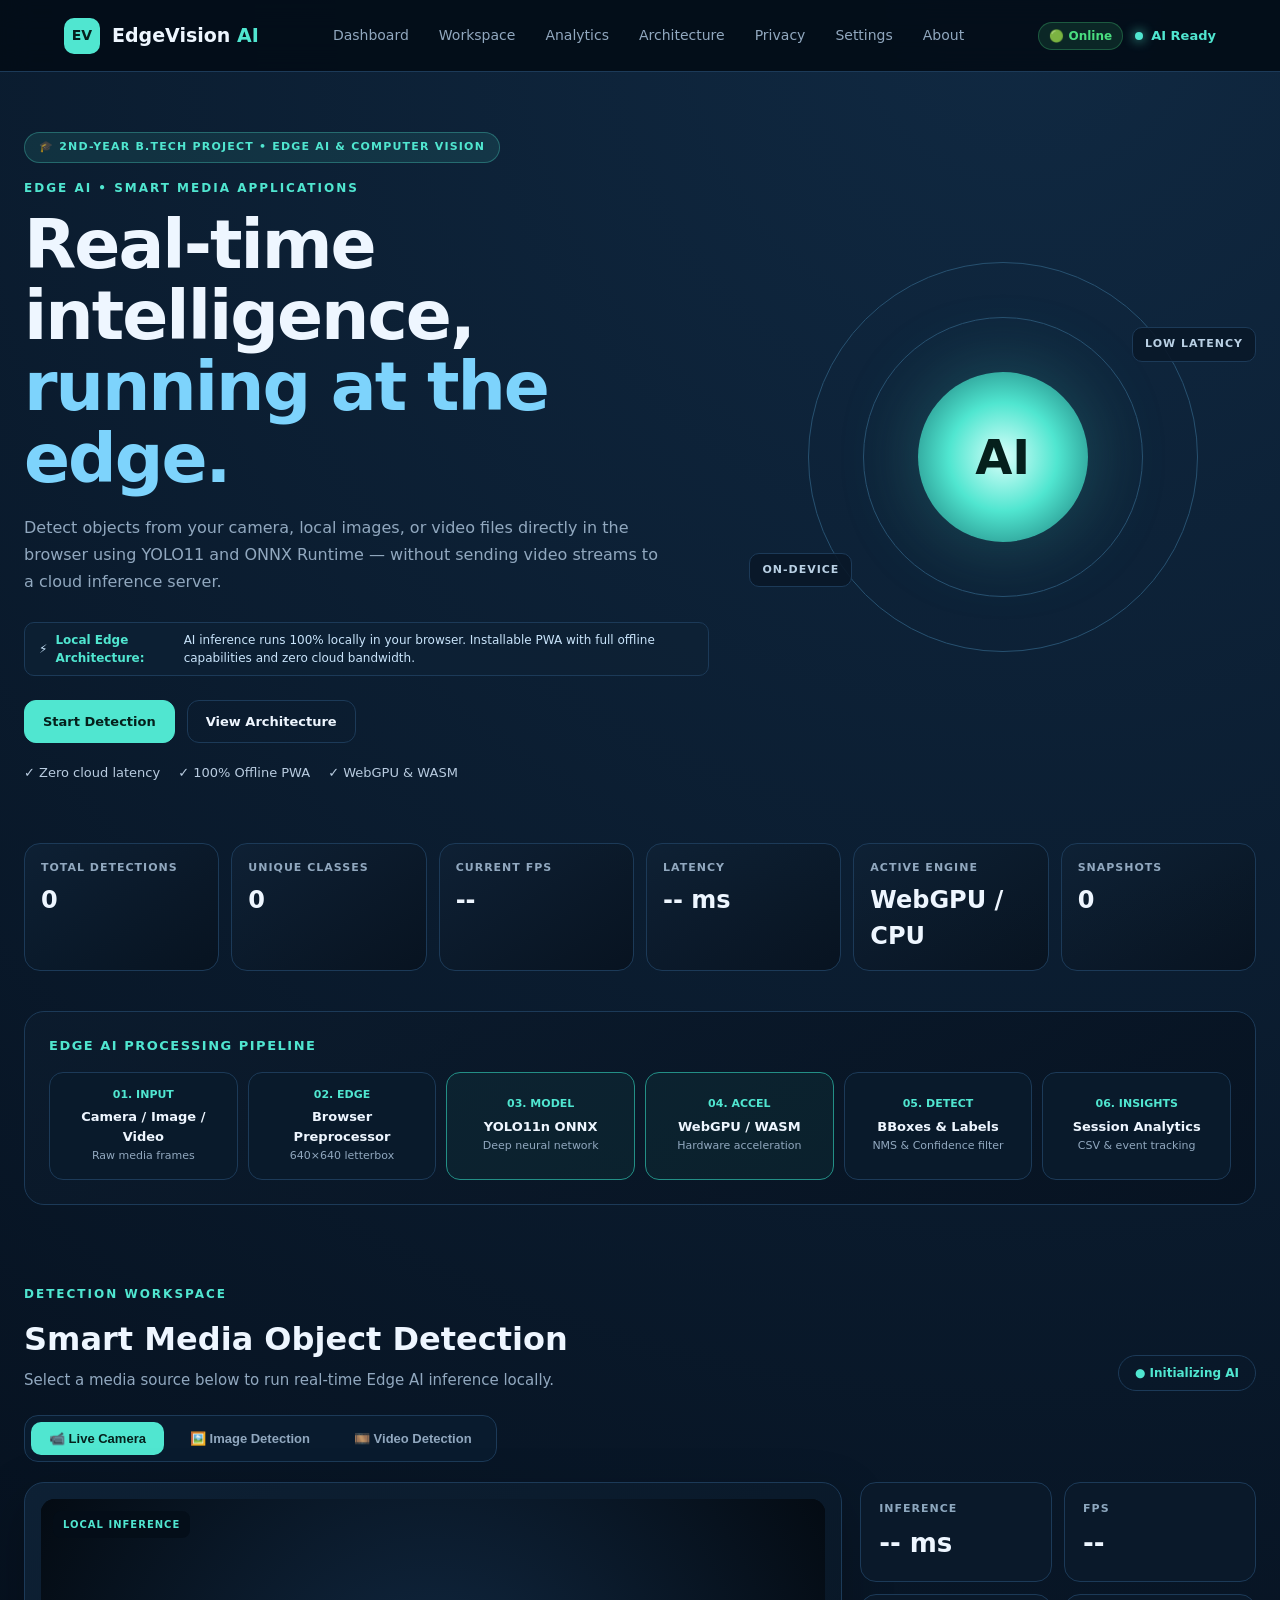
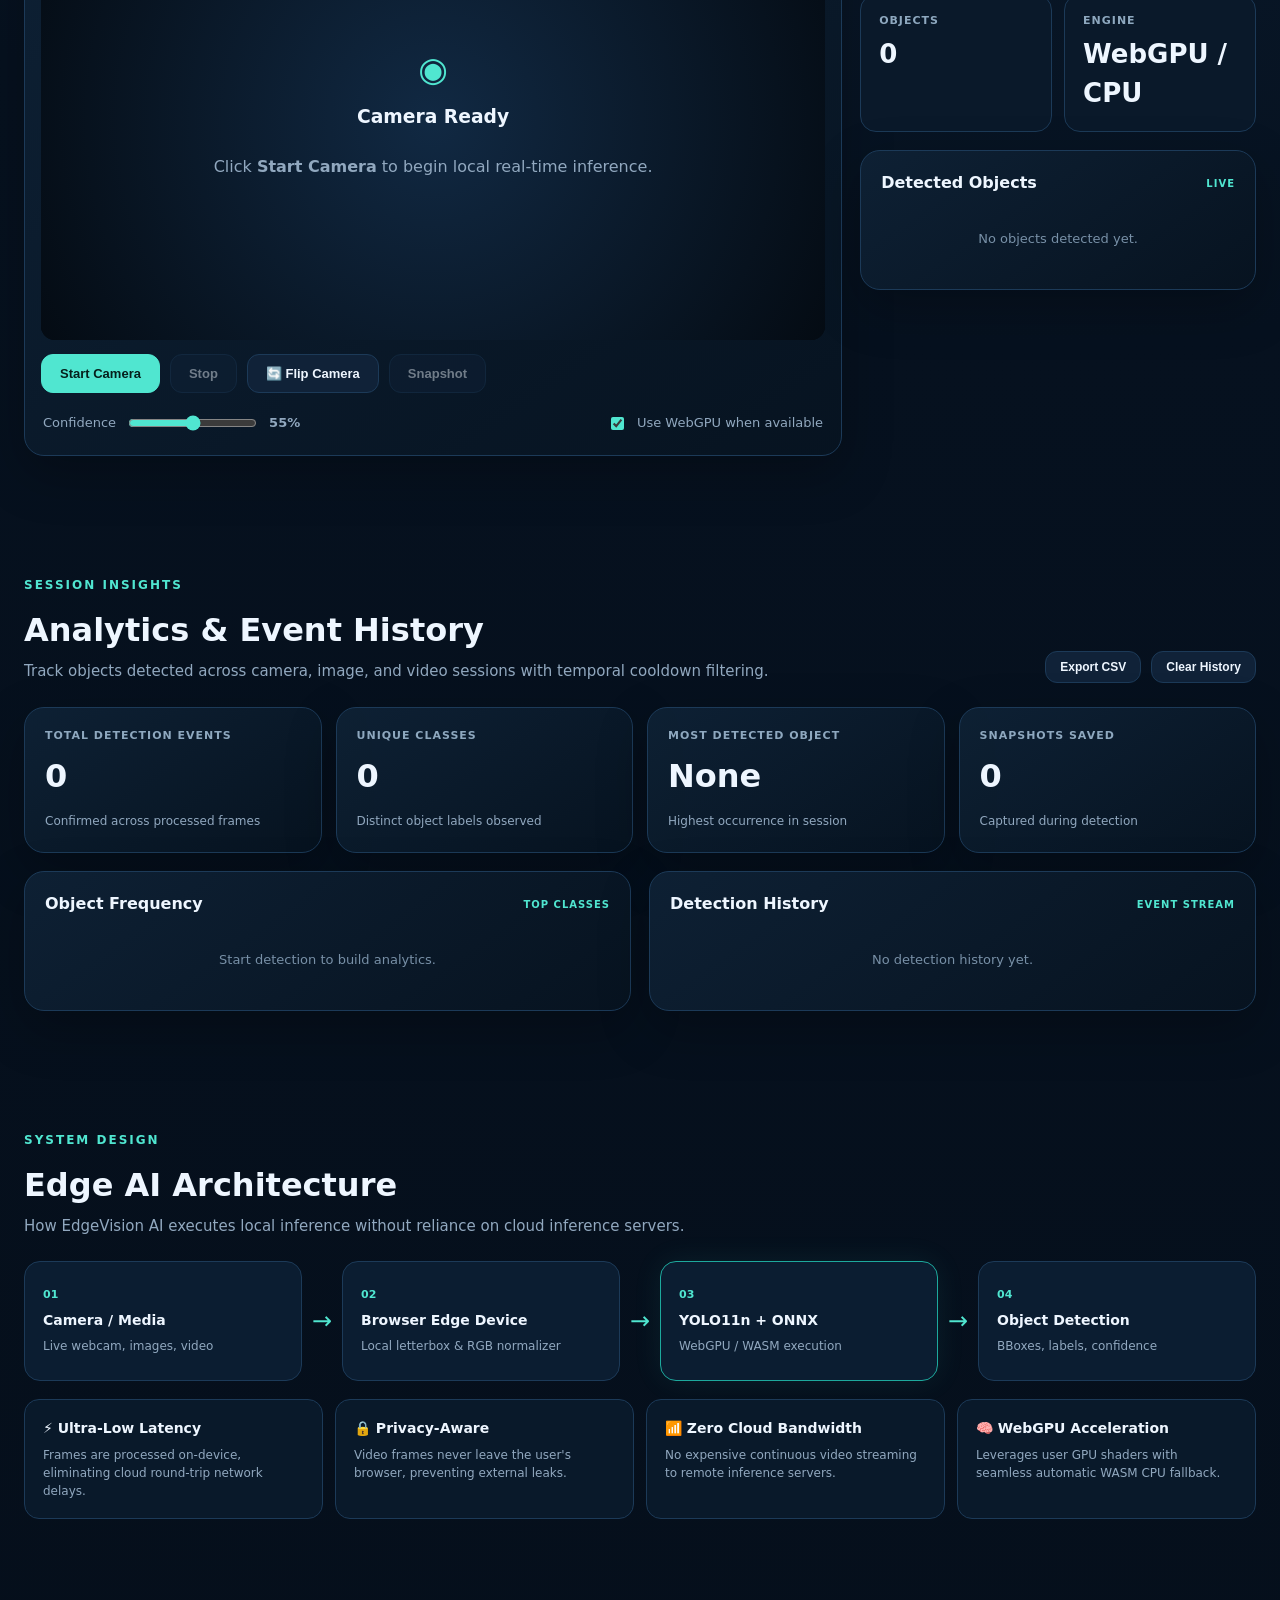
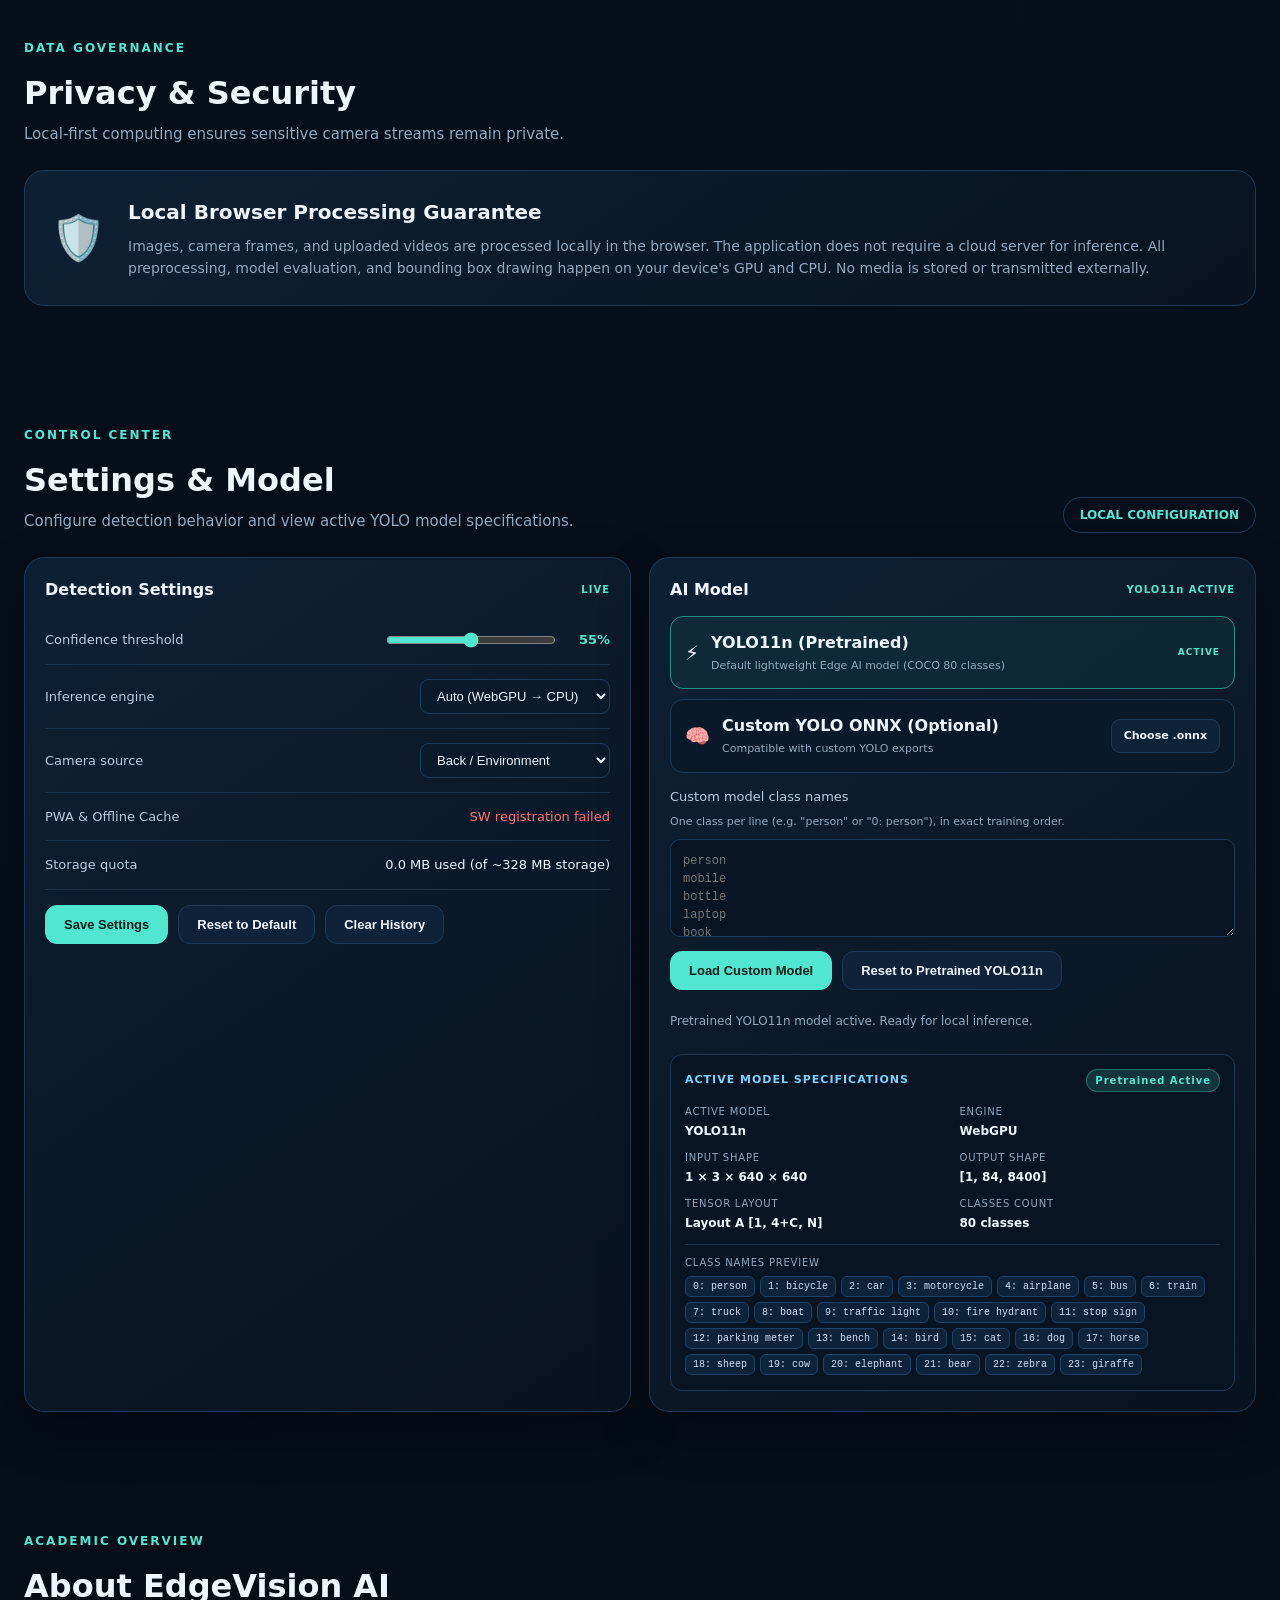
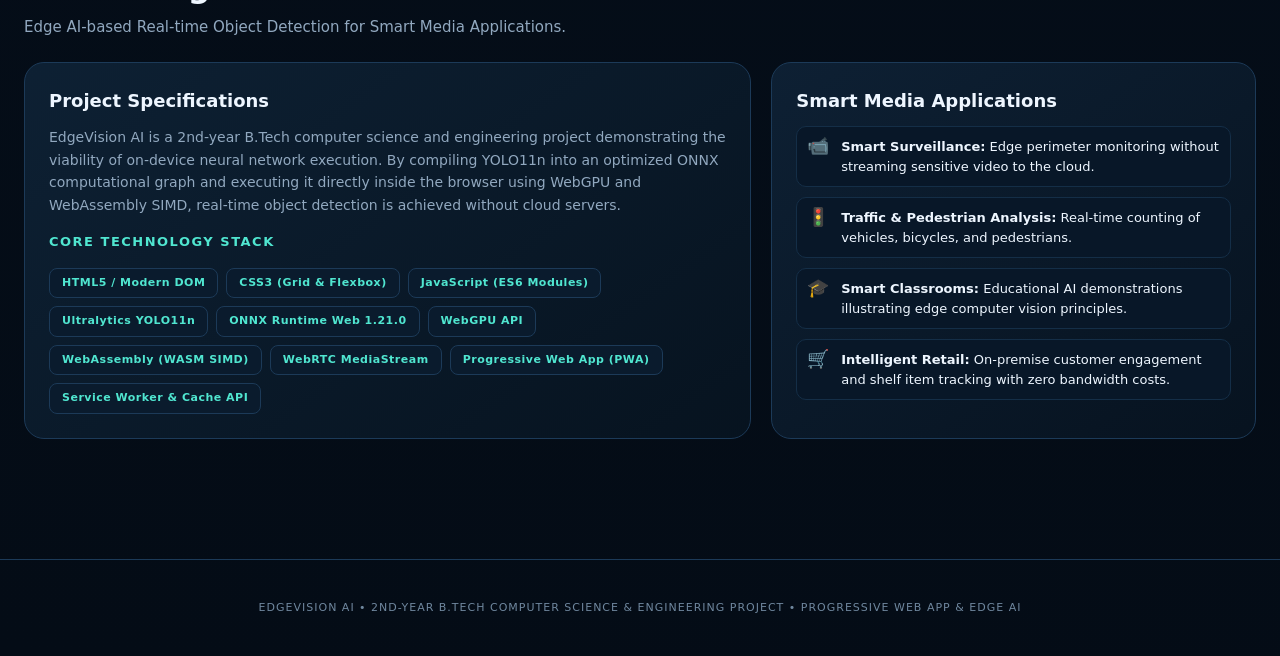
<file: index.html>
<!DOCTYPE html>
<html lang="en">
<head>
  <meta charset="UTF-8">
  <meta http-equiv="refresh" content="0; url=EdgeVision_AI_V5/">
  <meta name="viewport" content="width=device-width, initial-scale=1.0">
  <title>EdgeVision AI</title>
  <script>
    window.location.replace("EdgeVision_AI_V5/" + window.location.search + window.location.hash);
  </script>
</head>
<body style="background: #06111f; color: #50e6d0; font-family: system-ui, sans-serif; display: grid; place-items: center; min-height: 100vh; margin: 0;">
  <p>Loading <a href="EdgeVision_AI_V5/" style="color: #50e6d0; font-weight: bold;">EdgeVision AI</a>...</p>
</body>
</html>
</file>
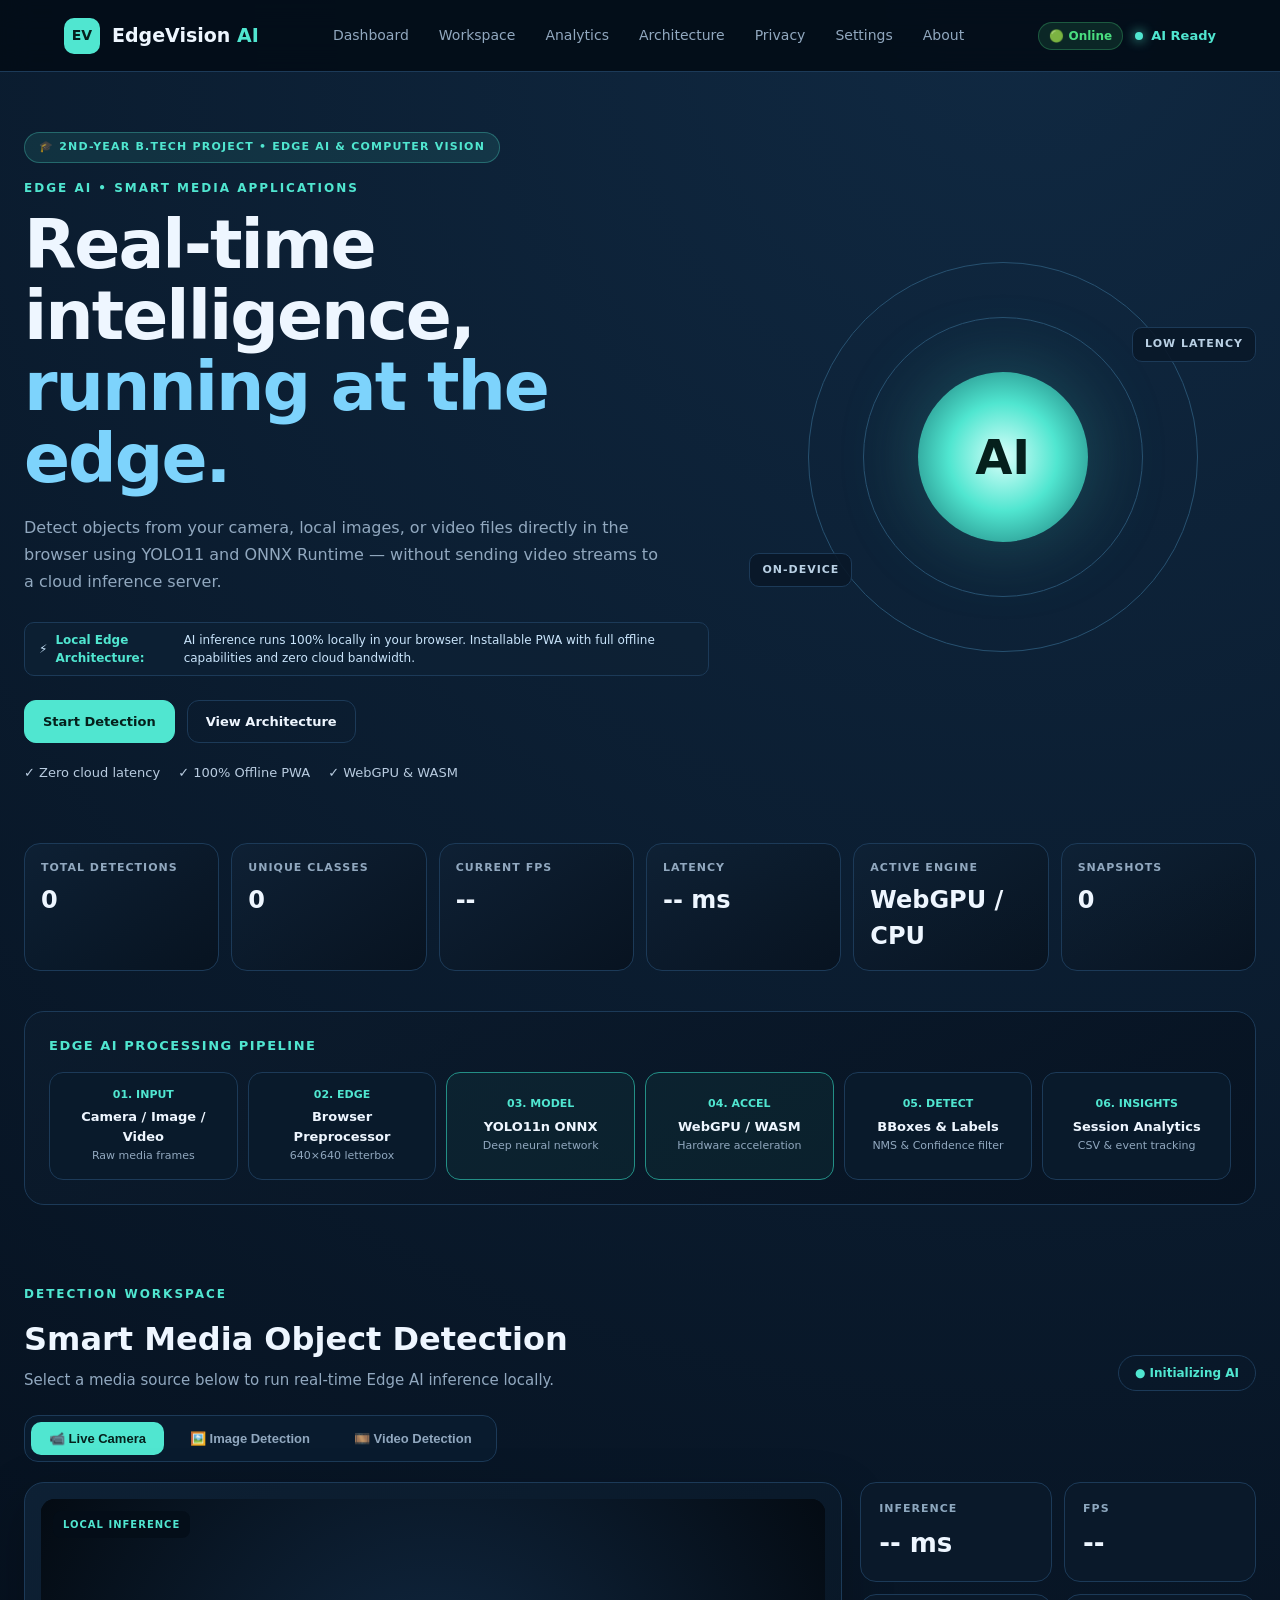
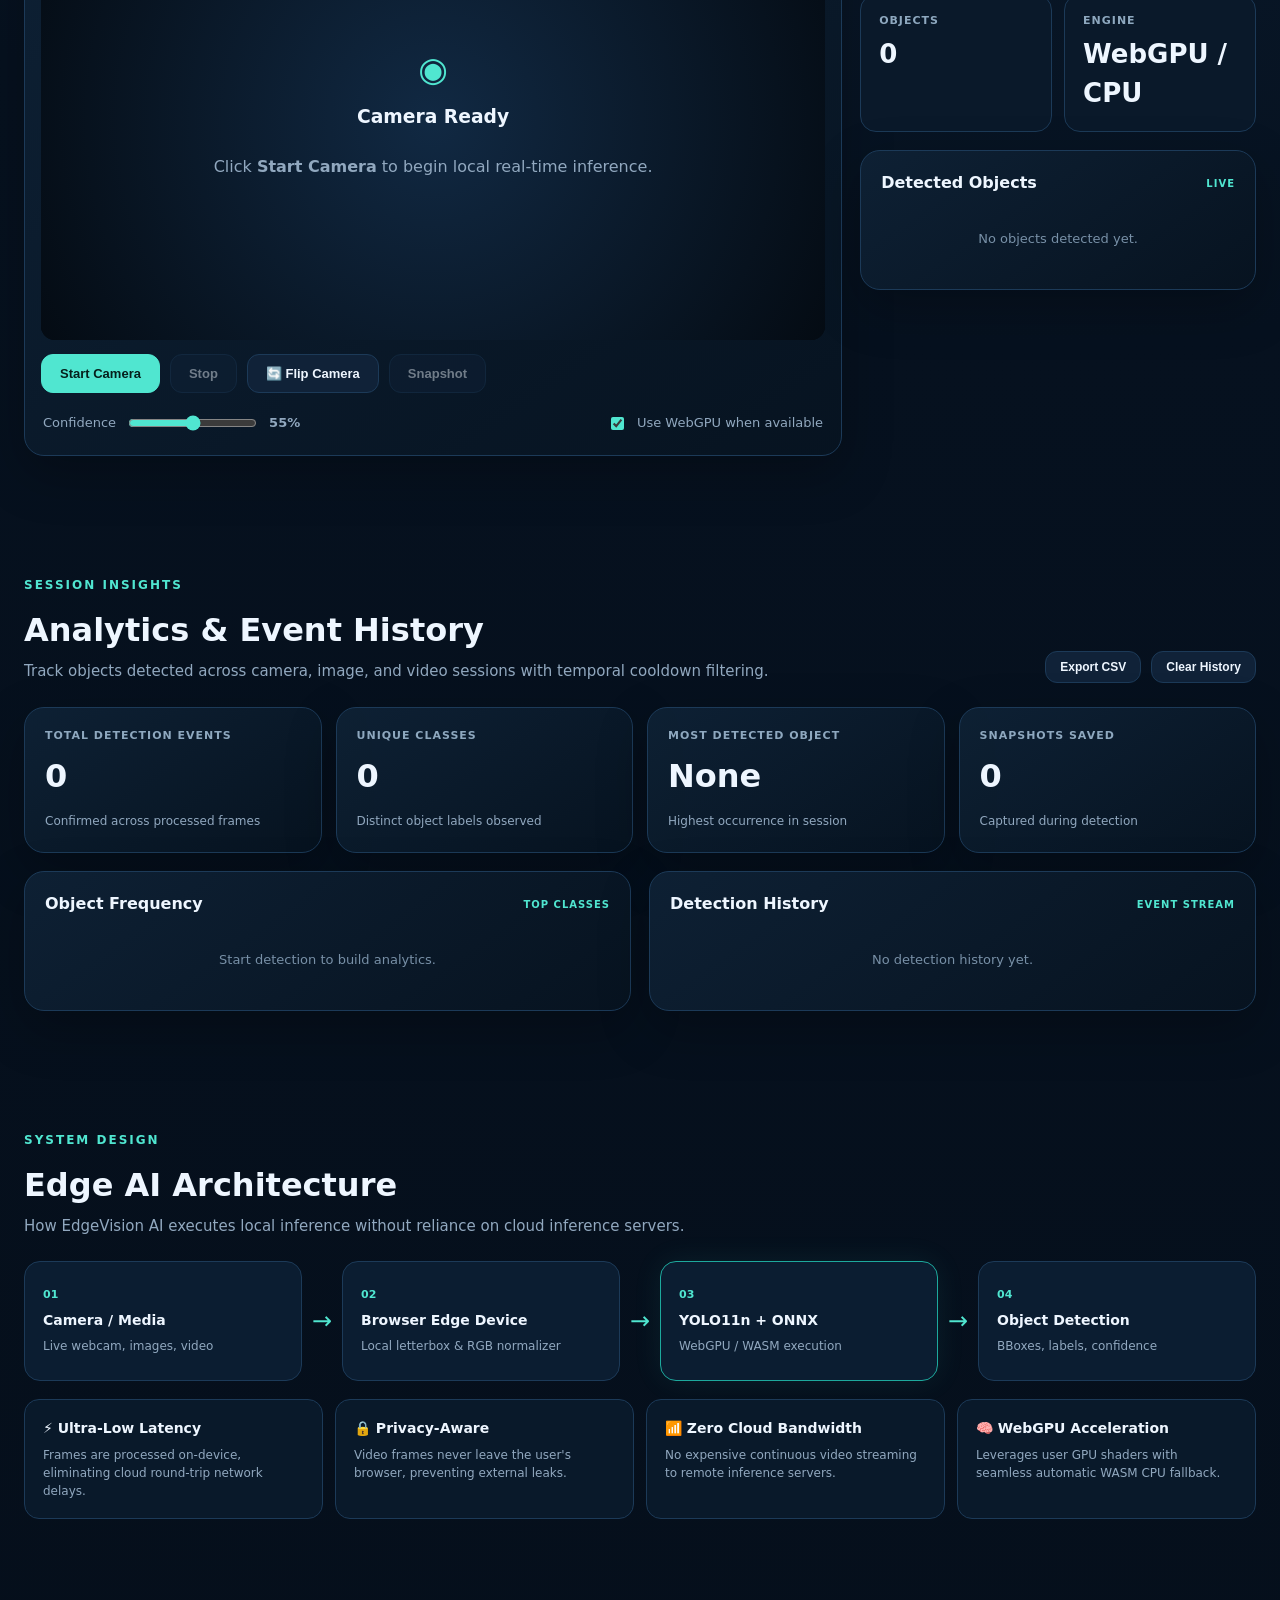
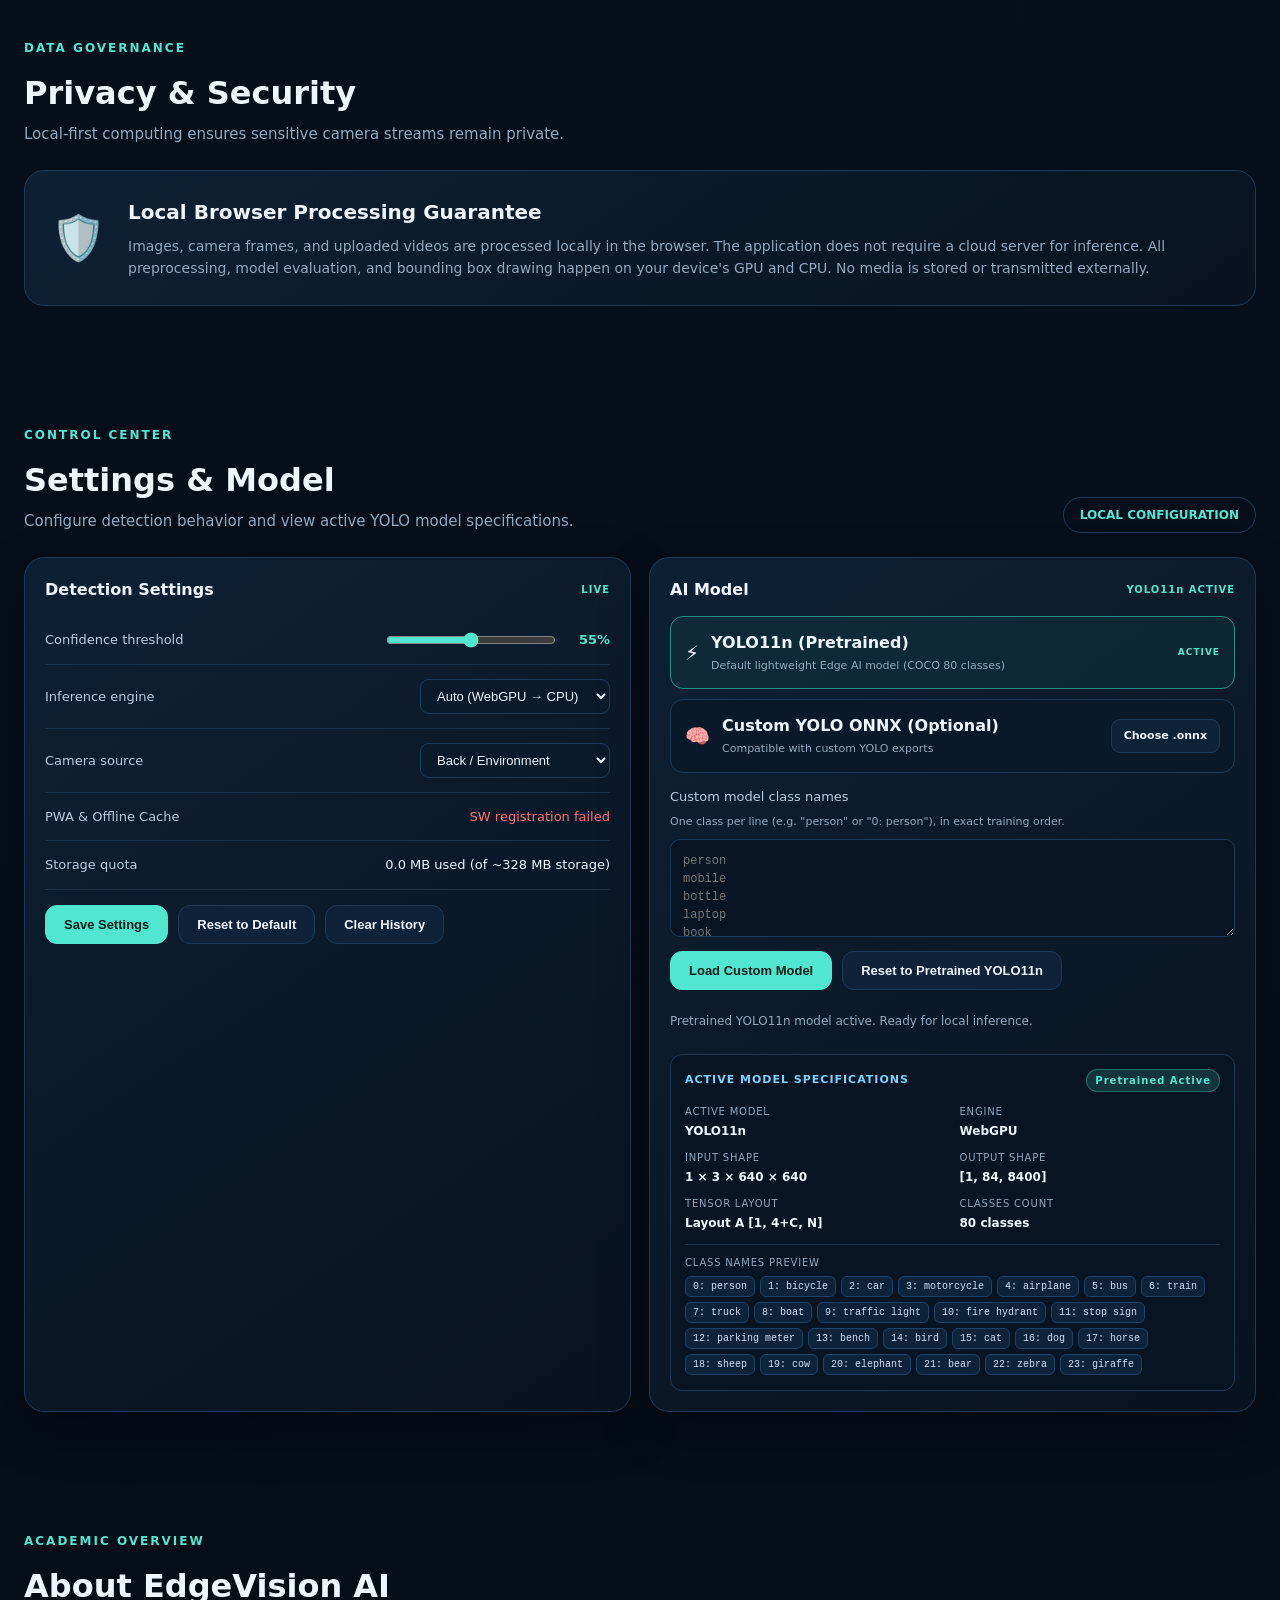
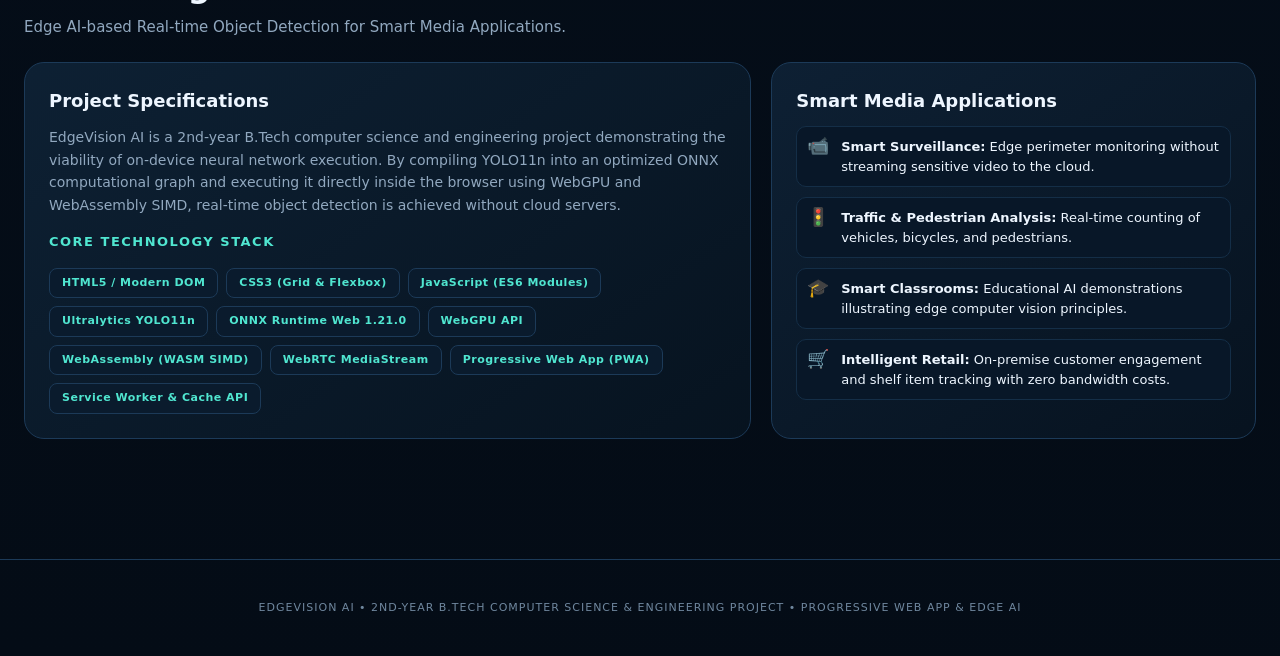
<file: EdgeVision_AI_V5/index.html>
<!DOCTYPE html>
<html lang="en">
<head>
  <meta charset="UTF-8">
  <meta name="viewport" content="width=device-width, initial-scale=1.0, viewport-fit=cover">
  <meta name="description" content="EdgeVision AI — Progressive Web App for real-time Edge AI object detection in smart media applications">
  <meta name="theme-color" content="#0a0f1d">
  <meta name="mobile-web-app-capable" content="yes">
  <meta name="apple-mobile-web-app-capable" content="yes">
  <meta name="apple-mobile-web-app-status-bar-style" content="black-translucent">
  <meta name="apple-mobile-web-app-title" content="EdgeVision AI">
  <title>EdgeVision AI | Smart Media Object Detection</title>
  <link rel="manifest" href="manifest.json">
  <link rel="apple-touch-icon" href="icons/apple-touch-icon.png">
  <link rel="icon" type="image/svg+xml" href="icons/icon.svg">
  <link rel="icon" type="image/png" sizes="192x192" href="icons/icon-192.png">
  <link rel="shortcut icon" href="icons/favicon.ico">
  <link rel="stylesheet" href="style.css">
</head>
<body>
  <!-- Header Navigation -->
  <header class="nav">
    <div class="brand">
      <span class="brand-mark">EV</span>
      <span>EdgeVision <b>AI</b></span>
    </div>
    <nav id="mainNav">
      <a href="#dashboard">Dashboard</a>
      <a href="#live">Workspace</a>
      <a href="#analytics">Analytics</a>
      <a href="#architecture">Architecture</a>
      <a href="#privacy">Privacy</a>
      <a href="#settings">Settings</a>
      <a href="#about">About</a>
    </nav>
    <div class="nav-actions">
      <span id="networkStatus" class="net-pill online" title="Network Connection Status">🟢 Online</span>
      <button id="pwaInstallBtn" class="btn small pwa-install-btn" style="display: none;" title="Install EdgeVision AI on your device">📲 Install App</button>
      <div class="status">
        <i></i>
        <span id="navStatus">AI Ready</span>
      </div>
      <button id="menuToggleBtn" class="menu-toggle-btn" aria-label="Toggle Navigation" title="Toggle Menu">☰</button>
    </div>
  </header>

  <main>
    <!-- MODULE 1: Dashboard / Home Section -->
    <section id="dashboard" class="hero">
      <div>
        <div class="academic-badge">🎓 2nd-Year B.Tech Project • Edge AI & Computer Vision</div>
        <div class="eyebrow">EDGE AI • SMART MEDIA APPLICATIONS</div>
        <h1>Real-time intelligence,<br><span>running at the edge.</span></h1>
        <p>
          Detect objects from your camera, local images, or video files directly in the browser using YOLO11 and ONNX Runtime — without sending video streams to a cloud inference server.
        </p>
        <div class="edge-notice">
          ⚡ <b>Local Edge Architecture:</b> AI inference runs 100% locally in your browser. Installable PWA with full offline capabilities and zero cloud bandwidth.
        </div>
        <div class="hero-actions">
          <a class="btn primary" href="#live">Start Detection</a>
          <a class="btn ghost" href="#architecture">View Architecture</a>
          <button id="heroInstallBtn" class="btn ghost pwa-hero-install" style="display: none;">📲 Install PWA</button>
        </div>
        <div class="mini-points">
          <span>✓ Zero cloud latency</span>
          <span>✓ 100% Offline PWA</span>
          <span>✓ WebGPU & WASM</span>
        </div>
      </div>
      <div class="hero-visual">
        <div class="orb">AI</div>
        <div class="orbit o1"></div>
        <div class="orbit o2"></div>
        <div class="visual-label l1">LOW LATENCY</div>
        <div class="visual-label l2">ON-DEVICE</div>
      </div>
    </section>

    <!-- Dashboard Live Telemetry & Quick Metrics -->
    <div class="dash-metrics-grid">
      <div class="dash-stat">
        <span>Total Detections</span>
        <strong id="dashTotal">0</strong>
      </div>
      <div class="dash-stat">
        <span>Unique Classes</span>
        <strong id="dashClasses">0</strong>
      </div>
      <div class="dash-stat">
        <span>Current FPS</span>
        <strong id="dashFps">--</strong>
      </div>
      <div class="dash-stat">
        <span>Latency</span>
        <strong id="dashLatency">-- ms</strong>
      </div>
      <div class="dash-stat">
        <span>Active Engine</span>
        <strong id="dashEngine">--</strong>
      </div>
      <div class="dash-stat">
        <span>Snapshots</span>
        <strong id="dashSnapshots">0</strong>
      </div>
    </div>

    <!-- Visual Edge AI Workflow -->
    <div class="workflow-section">
      <div class="workflow-title">EDGE AI PROCESSING PIPELINE</div>
      <div class="workflow-grid">
        <div class="wf-step">
          <span>01. INPUT</span>
          <b>Camera / Image / Video</b>
          <small>Raw media frames</small>
        </div>
        <div class="wf-step">
          <span>02. EDGE</span>
          <b>Browser Preprocessor</b>
          <small>640×640 letterbox</small>
        </div>
        <div class="wf-step active">
          <span>03. MODEL</span>
          <b>YOLO11n ONNX</b>
          <small>Deep neural network</small>
        </div>
        <div class="wf-step active">
          <span>04. ACCEL</span>
          <b>WebGPU / WASM</b>
          <small>Hardware acceleration</small>
        </div>
        <div class="wf-step">
          <span>05. DETECT</span>
          <b>BBoxes & Labels</b>
          <small>NMS & Confidence filter</small>
        </div>
        <div class="wf-step">
          <span>06. INSIGHTS</span>
          <b>Session Analytics</b>
          <small>CSV & event tracking</small>
        </div>
      </div>
    </div>

    <!-- MODULE 2, 3, 4: Detection Workspace (Live Camera, Static Image, Video File) -->
    <section class="section" id="live">
      <div class="section-head">
        <div>
          <div class="eyebrow">DETECTION WORKSPACE</div>
          <h2>Smart Media Object Detection</h2>
          <p>Select a media source below to run real-time Edge AI inference locally.</p>
        </div>
        <div class="engine-pill" id="engineStatus">● Initializing AI</div>
      </div>

      <!-- Workspace Tabs -->
      <div class="workspace-tabs">
        <button class="tab-btn active" id="tabCameraBtn">📹 Live Camera</button>
        <button class="tab-btn" id="tabImageBtn">🖼️ Image Detection</button>
        <button class="tab-btn" id="tabVideoBtn">🎞️ Video Detection</button>
      </div>

      <!-- Error / Alert Banner -->
      <div id="workspaceAlert" class="alert-box danger" style="display: none;">
        <span id="alertMessage">An error occurred.</span>
        <button class="btn small ghost" id="dismissAlertBtn">✕</button>
      </div>

      <div class="live-grid">
        <!-- Main Media Card -->
        <div class="camera-card">

          <!-- TAB 1: Live Webcam Mode -->
          <div id="viewCamera">
            <div class="camera-wrap" id="cameraWrap">
              <video id="video" autoplay playsinline muted></video>
              <canvas id="overlay"></canvas>
              <div class="camera-placeholder" id="placeholder">
                <div class="camera-icon">◉</div>
                <h3>Camera Ready</h3>
                <p>Click <b>Start Camera</b> to begin local real-time inference.</p>
              </div>
              <div class="camera-badge">LOCAL INFERENCE</div>
            </div>
            <div class="controls">
              <button id="startBtn" class="btn primary">Start Camera</button>
              <button id="stopBtn" class="btn" disabled>Stop</button>
              <button id="flipCamBtn" class="btn" title="Switch Front/Back Camera">🔄 Flip Camera</button>
              <button id="snapshotBtn" class="btn" disabled>Snapshot</button>
            </div>
            <div class="settings">
              <label>Confidence 
                <input id="confidence" type="range" min="0.20" max="0.90" step="0.05" value="0.55">
                <b id="confidenceValue">55%</b>
              </label>
              <label class="check">
                <input id="gpuToggle" type="checkbox" checked> Use WebGPU when available
              </label>
            </div>
          </div>

          <!-- TAB 2: Static Image Detection Mode (Module 3) -->
          <div id="viewImage" style="display: none;">
            <div class="dropzone" id="imageDropzone">
              <div class="dropzone-icon">🖼️</div>
              <h4>Drag & drop an image here</h4>
              <p>or click to browse (.jpg, .png, .webp)</p>
              <input id="imageFileInput" type="file" accept="image/*" style="display: none;">
            </div>
            <div class="image-wrap" id="imageWrap" style="display: none;">
              <img id="imagePreview" alt="Image preview">
              <canvas id="imageCanvas"></canvas>
              <div class="camera-badge">LOCAL IMAGE</div>
            </div>
            <div class="controls" id="imageControls" style="display: none;">
              <button id="runImageBtn" class="btn primary">Run Detection</button>
              <button id="clearImageBtn" class="btn">Clear Image</button>
              <button id="snapshotImageBtn" class="btn">Snapshot</button>
              <span id="imageStats" class="saved-msg" style="margin-left: auto;"></span>
            </div>
          </div>

          <!-- TAB 3: Video File Detection Mode (Module 4) -->
          <div id="viewVideo" style="display: none;">
            <div class="dropzone" id="videoDropzone">
              <div class="dropzone-icon">🎞️</div>
              <h4>Drag & drop a video file here</h4>
              <p>or click to browse (.mp4, .webm, .mov)</p>
              <input id="videoFileInput" type="file" accept="video/*" style="display: none;">
            </div>
            <div class="video-wrap" id="videoWrap" style="display: none;">
              <video id="fileVideo" playsinline muted controls></video>
              <canvas id="videoCanvas"></canvas>
              <div class="camera-badge">LOCAL VIDEO</div>
            </div>
            <div class="controls" id="videoControls" style="display: none;">
              <button id="startVideoDetectBtn" class="btn primary">Start Video Detection</button>
              <button id="stopVideoDetectBtn" class="btn" disabled>Stop Detection</button>
              <button id="clearVideoBtn" class="btn">Clear Video</button>
              <button id="snapshotVideoBtn" class="btn">Snapshot</button>
              <span id="videoStats" class="saved-msg" style="margin-left: auto;"></span>
            </div>
          </div>

        </div>

        <!-- Telemetry & Live Detections Panel -->
        <div class="side-stack">
          <div class="stats-grid">
            <div class="stat">
              <span>Inference</span>
              <strong id="latency">-- ms</strong>
            </div>
            <div class="stat">
              <span>FPS</span>
              <strong id="fps">--</strong>
            </div>
            <div class="stat">
              <span>Objects</span>
              <strong id="objectCount">0</strong>
            </div>
            <div class="stat">
              <span>Engine</span>
              <strong id="engine">--</strong>
            </div>
          </div>
          <div class="panel">
            <div class="panel-title">
              <h3>Detected Objects</h3>
              <span>LIVE</span>
            </div>
            <div id="detections" class="detections">
              <div class="empty">No objects detected yet.</div>
            </div>
          </div>
        </div>
      </div>
    </section>

    <!-- MODULE 5: Analytics Section -->
    <section class="section" id="analytics">
      <div class="section-head">
        <div>
          <div class="eyebrow">SESSION INSIGHTS</div>
          <h2>Analytics & Event History</h2>
          <p>Track objects detected across camera, image, and video sessions with temporal cooldown filtering.</p>
        </div>
        <div style="display: flex; gap: 10px; flex-wrap: wrap;">
          <button id="exportHistory" class="btn small">Export CSV</button>
          <button id="clearHistory" class="btn small">Clear History</button>
        </div>
      </div>
      <div class="analytics-grid">
        <div class="metric-card">
          <span>Total Detection Events</span>
          <strong id="analyticsTotal">0</strong>
          <small>Confirmed across processed frames</small>
        </div>
        <div class="metric-card">
          <span>Unique Classes</span>
          <strong id="analyticsClasses">0</strong>
          <small>Distinct object labels observed</small>
        </div>
        <div class="metric-card">
          <span>Most Detected Object</span>
          <strong id="analyticsTopObject">None</strong>
          <small>Highest occurrence in session</small>
        </div>
        <div class="metric-card">
          <span>Snapshots Saved</span>
          <strong id="analyticsSnapshots">0</strong>
          <small>Captured during detection</small>
        </div>
      </div>
      <div class="analytics-layout">
        <div class="panel">
          <div class="panel-title">
            <h3>Object Frequency</h3>
            <span>TOP CLASSES</span>
          </div>
          <div id="analyticsBars" class="bars">
            <div class="empty">Start detection to build analytics.</div>
          </div>
        </div>
        <div class="panel">
          <div class="panel-title">
            <h3>Detection History</h3>
            <span>EVENT STREAM</span>
          </div>
          <div id="history" class="history">
            <div class="empty">No detection history yet.</div>
          </div>
        </div>
      </div>
    </section>

    <!-- MODULE 7: Architecture Page -->
    <section class="section" id="architecture">
      <div class="section-head">
        <div>
          <div class="eyebrow">SYSTEM DESIGN</div>
          <h2>Edge AI Architecture</h2>
          <p>How EdgeVision AI executes local inference without reliance on cloud inference servers.</p>
        </div>
      </div>
      <div class="architecture">
        <div class="arch-node">
          <b>01</b>
          <span>Camera / Media</span>
          <small>Live webcam, images, video</small>
        </div>
        <div class="arch-arrow">→</div>
        <div class="arch-node">
          <b>02</b>
          <span>Browser Edge Device</span>
          <small>Local letterbox & RGB normalizer</small>
        </div>
        <div class="arch-arrow">→</div>
        <div class="arch-node active">
          <b>03</b>
          <span>YOLO11n + ONNX</span>
          <small>WebGPU / WASM execution</small>
        </div>
        <div class="arch-arrow">→</div>
        <div class="arch-node">
          <b>04</b>
          <span>Object Detection</span>
          <small>BBoxes, labels, confidence</small>
        </div>
      </div>
      <div class="feature-grid">
        <div>
          <b>⚡ Ultra-Low Latency</b>
          <span>Frames are processed on-device, eliminating cloud round-trip network delays.</span>
        </div>
        <div>
          <b>🔒 Privacy-Aware</b>
          <span>Video frames never leave the user's browser, preventing external leaks.</span>
        </div>
        <div>
          <b>📶 Zero Cloud Bandwidth</b>
          <span>No expensive continuous video streaming to remote inference servers.</span>
        </div>
        <div>
          <b>🧠 WebGPU Acceleration</b>
          <span>Leverages user GPU shaders with seamless automatic WASM CPU fallback.</span>
        </div>
      </div>
    </section>

    <!-- MODULE 8: Privacy Section -->
    <section class="section" id="privacy">
      <div class="section-head">
        <div>
          <div class="eyebrow">DATA GOVERNANCE</div>
          <h2>Privacy & Security</h2>
          <p>Local-first computing ensures sensitive camera streams remain private.</p>
        </div>
      </div>
      <div class="privacy-card">
        <div class="privacy-icon">🛡️</div>
        <div>
          <h3>Local Browser Processing Guarantee</h3>
          <p>
            Images, camera frames, and uploaded videos are processed locally in the browser. The application does not require a cloud server for inference. All preprocessing, model evaluation, and bounding box drawing happen on your device's GPU and CPU. No media is stored or transmitted externally.
          </p>
        </div>
      </div>
    </section>

    <!-- MODULE 6 & 12: Settings & Model Center -->
    <section class="section" id="settings">
      <div class="section-head">
        <div>
          <div class="eyebrow">CONTROL CENTER</div>
          <h2>Settings & Model</h2>
          <p>Configure detection behavior and view active YOLO model specifications.</p>
        </div>
        <div class="engine-pill">LOCAL CONFIGURATION</div>
      </div>
      <div class="settings-grid">
        <div class="panel settings-panel">
          <div class="panel-title">
            <h3>Detection Settings</h3>
            <span>LIVE</span>
          </div>
          <label class="setting-row">
            <span>Confidence threshold</span>
            <div class="setting-control">
              <input id="settingsConfidence" type="range" min="0.20" max="0.90" step="0.05" value="0.55">
              <b id="settingsConfidenceValue">55%</b>
            </div>
          </label>
          <label class="setting-row">
            <span>Inference engine</span>
            <select id="engineSelect">
              <option value="auto">Auto (WebGPU → CPU)</option>
              <option value="webgpu">WebGPU</option>
              <option value="wasm">CPU / WASM</option>
            </select>
          </label>
          <label class="setting-row">
            <span>Camera source</span>
            <select id="cameraSelect">
              <option value="environment">Back / Environment</option>
              <option value="user">Front / User</option>
            </select>
          </label>
          <label class="setting-row">
            <span>PWA & Offline Cache</span>
            <div class="setting-control" style="font-size: 13px;">
              <span id="pwaCacheStatus" style="color: var(--accent);">Checking cache…</span>
            </div>
          </label>
          <label class="setting-row">
            <span>Storage quota</span>
            <div class="setting-control" style="font-size: 13px;">
              <span id="storageQuotaStatus" style="color: var(--muted);">Estimating…</span>
            </div>
          </label>
          <div style="display: flex; gap: 10px; margin-top: 15px; flex-wrap: wrap;">
            <button id="saveSettings" class="btn primary">Save Settings</button>
            <button id="resetSettingsBtn" class="btn">Reset to Default</button>
            <button id="settingsClearHistoryBtn" class="btn">Clear History</button>
          </div>
          <span id="settingsSaved" class="saved-msg" style="display: block; margin-top: 8px;"></span>
        </div>

        <div class="panel settings-panel">
          <div class="panel-title">
            <h3>AI Model</h3>
            <span id="modelState">YOLO11n ACTIVE</span>
          </div>
          <div class="model-card active-model" id="defaultModelCard">
            <div class="model-icon">⚡</div>
            <div>
              <b>YOLO11n (Pretrained)</b>
              <small>Default lightweight Edge AI model (COCO 80 classes)</small>
            </div>
            <span class="model-badge" id="defaultModelBadge">ACTIVE</span>
          </div>
          <div class="model-card" id="customModelCard">
            <div class="model-icon">🧠</div>
            <div>
              <b>Custom YOLO ONNX (Optional)</b>
              <small>Compatible with custom YOLO exports</small>
            </div>
            <label class="upload-btn">
              <span id="chooseModelLabel">Choose .onnx</span>
              <input id="customModelInput" type="file" accept=".onnx,application/octet-stream">
            </label>
          </div>
          <label class="class-label">
            Custom model class names <small>One class per line (e.g. "person" or "0: person"), in exact training order.</small>
            <textarea id="customClasses" rows="4" placeholder="person
mobile
bottle
laptop
book"></textarea>
          </label>
          <div style="display: flex; gap: 10px; flex-wrap: wrap; margin-bottom: 12px;">
            <button id="loadCustomModel" class="btn primary">Load Custom Model</button>
            <button id="resetModelBtn" class="btn">Reset to Pretrained YOLO11n</button>
          </div>
          <div id="customModelStatus" class="model-note">Pretrained YOLO11n model active. Ready for local inference.</div>

          <div class="model-info-box" id="modelInfoBox">
            <div class="model-info-head">
              <span>ACTIVE MODEL SPECIFICATIONS</span>
              <span class="info-status-pill" id="infoStatusPill">Active</span>
            </div>
            <div class="info-grid">
              <div class="info-item"><span class="info-lbl">Active Model</span><b id="infoModelName">YOLO11n</b></div>
              <div class="info-item"><span class="info-lbl">Engine</span><b id="infoEngine">WebGPU</b></div>
              <div class="info-item"><span class="info-lbl">Input Shape</span><b id="infoInputShape">1 × 3 × 640 × 640</b></div>
              <div class="info-item"><span class="info-lbl">Output Shape</span><b id="infoOutputShape">[1, 84, 8400]</b></div>
              <div class="info-item"><span class="info-lbl">Tensor Layout</span><b id="infoLayout">Layout A [1, 4+C, N]</b></div>
              <div class="info-item"><span class="info-lbl">Classes Count</span><b id="infoClassesCount">80 classes</b></div>
            </div>
            <div class="info-classes-wrap">
              <span class="info-lbl">Class Names Preview</span>
              <div id="infoClassesList" class="class-tags-preview"></div>
            </div>
          </div>
        </div>
      </div>
    </section>

    <!-- MODULE 14: Project Information / About Section -->
    <section class="section" id="about">
      <div class="section-head">
        <div>
          <div class="eyebrow">ACADEMIC OVERVIEW</div>
          <h2>About EdgeVision AI</h2>
          <p>Edge AI-based Real-time Object Detection for Smart Media Applications.</p>
        </div>
      </div>
      <div class="about-grid">
        <div class="about-card">
          <h3>Project Specifications</h3>
          <p>
            EdgeVision AI is a 2nd-year B.Tech computer science and engineering project demonstrating the viability of on-device neural network execution. By compiling YOLO11n into an optimized ONNX computational graph and executing it directly inside the browser using WebGPU and WebAssembly SIMD, real-time object detection is achieved without cloud servers.
          </p>
          <div class="workflow-title" style="margin-top: 16px;">Core Technology Stack</div>
          <div class="tech-tags">
            <span class="tech-tag">HTML5 / Modern DOM</span>
            <span class="tech-tag">CSS3 (Grid & Flexbox)</span>
            <span class="tech-tag">JavaScript (ES6 Modules)</span>
            <span class="tech-tag">Ultralytics YOLO11n</span>
            <span class="tech-tag">ONNX Runtime Web 1.21.0</span>
            <span class="tech-tag">WebGPU API</span>
            <span class="tech-tag">WebAssembly (WASM SIMD)</span>
            <span class="tech-tag">WebRTC MediaStream</span>
            <span class="tech-tag">Progressive Web App (PWA)</span>
            <span class="tech-tag">Service Worker & Cache API</span>
          </div>
        </div>
        <div class="about-card">
          <h3>Smart Media Applications</h3>
          <div class="app-list">
            <div class="app-item">
              <span class="app-icon">📹</span>
              <div><b>Smart Surveillance:</b> Edge perimeter monitoring without streaming sensitive video to the cloud.</div>
            </div>
            <div class="app-item">
              <span class="app-icon">🚦</span>
              <div><b>Traffic & Pedestrian Analysis:</b> Real-time counting of vehicles, bicycles, and pedestrians.</div>
            </div>
            <div class="app-item">
              <span class="app-icon">🎓</span>
              <div><b>Smart Classrooms:</b> Educational AI demonstrations illustrating edge computer vision principles.</div>
            </div>
            <div class="app-item">
              <span class="app-icon">🛒</span>
              <div><b>Intelligent Retail:</b> On-premise customer engagement and shelf item tracking with zero bandwidth costs.</div>
            </div>
          </div>
        </div>
      </div>
    </section>
  </main>

  <footer>
    EDGEVISION AI • 2ND-YEAR B.TECH COMPUTER SCIENCE & ENGINEERING PROJECT • PROGRESSIVE WEB APP & EDGE AI
  </footer>

  <!-- PWA Update Notification Banner -->
  <div id="pwaUpdateBanner" class="pwa-update-banner" style="display: none;">
    <div class="pwa-update-content">
      <span>⚡ An updated version of EdgeVision AI is ready!</span>
      <div style="display: flex; gap: 8px;">
        <button id="pwaReloadBtn" class="btn small primary">Update Now</button>
        <button id="pwaDismissBannerBtn" class="btn small ghost">Later</button>
      </div>
    </div>
  </div>

  <!-- iOS PWA Install Modal -->
  <div id="iosInstallModal" class="modal-backdrop" style="display: none;">
    <div class="modal-card">
      <div class="modal-head">
        <h3>Install EdgeVision AI</h3>
        <button id="closeIosModalBtn" class="modal-close-btn" aria-label="Close">✕</button>
      </div>
      <p style="color: var(--muted); font-size: 14px; margin: 10px 0 16px;">
        Install this app on your device for fast offline access and fullscreen camera view.
      </p>
      <div class="ios-install-steps">
        <div class="ios-step-row">
          <span class="ios-step-num">1</span>
          <span>Tap the <b>Share</b> button (<svg width="16" height="16" viewBox="0 0 24 24" fill="none" stroke="currentColor" stroke-width="2" style="vertical-align: middle;"><path d="M4 12v8a2 2 0 0 0 2 2h12a2 2 0 0 0 2-2v-8"/><polyline points="16 6 12 2 8 6"/><line x1="12" y1="2" x2="12" y2="15"/></svg>) in Safari.</span>
        </div>
        <div class="ios-step-row">
          <span class="ios-step-num">2</span>
          <span>Scroll down and select <b>Add to Home Screen</b>.</span>
        </div>
        <div class="ios-step-row">
          <span class="ios-step-num">3</span>
          <span>Tap <b>Add</b> in the top right to launch offline anytime!</span>
        </div>
      </div>
      <button id="ackIosModalBtn" class="btn primary" style="width: 100%; margin-top: 16px;">Got It!</button>
    </div>
  </div>

  <!-- Toast Notification Container -->
  <div id="toastContainer" class="toast-container"></div>

  <script type="module" src="app.js"></script>
</body>
</html>
</file>
<file: EdgeVision_AI_V5/style.css>
:root {
  --bg: #06111f;
  --panel: #0c1b2d;
  --panel2: #0f2237;
  --line: #1c3a58;
  --text: #eef6ff;
  --muted: #91a8bf;
  --accent: #50e6d0;
  --accent2: #7dd3fc;
  --danger: #ff7070;
  --warning: #facc15;
  --success: #4ade80;
  --shadow: 0 18px 50px rgba(0, 0, 0, 0.25);
}

* {
  box-sizing: border-box;
}

html {
  scroll-behavior: smooth;
}

body {
  margin: 0;
  background: radial-gradient(circle at 80% 0%, #102942 0, #06111f 35%, #040c16 100%);
  color: var(--text);
  font-family: Inter, ui-sans-serif, system-ui, -apple-system, Segoe UI, Roboto, Arial, sans-serif;
  line-height: 1.5;
}

a {
  color: inherit;
  text-decoration: none;
}

/* Navigation */
.nav {
  position: sticky;
  top: 0;
  z-index: 50;
  min-height: 72px;
  padding: 0 5%;
  padding-top: max(0px, env(safe-area-inset-top));
  display: flex;
  align-items: center;
  justify-content: space-between;
  gap: 20px;
  background: rgba(4, 13, 24, 0.94);
  backdrop-filter: blur(14px);
  -webkit-backdrop-filter: blur(14px);
  border-bottom: 1px solid var(--line);
}

.brand {
  display: flex;
  align-items: center;
  gap: 12px;
  font-size: 19px;
  font-weight: 800;
  white-space: nowrap;
}

.brand-mark {
  display: grid;
  place-items: center;
  width: 36px;
  height: 36px;
  border-radius: 10px;
  background: var(--accent);
  color: #06201d;
  font-size: 14px;
  font-weight: 900;
}

.brand b {
  color: var(--accent);
}

nav {
  display: flex;
  gap: 22px;
  color: var(--muted);
  font-size: 14px;
  font-weight: 500;
}

nav a {
  transition: color 0.15s ease;
  padding: 6px 4px;
}

nav a:hover {
  color: var(--text);
}

.nav-actions {
  display: flex;
  align-items: center;
  gap: 12px;
}

.net-pill {
  display: inline-flex;
  align-items: center;
  padding: 4px 10px;
  border-radius: 999px;
  font-size: 12px;
  font-weight: 600;
  white-space: nowrap;
  user-select: none;
}

.net-pill.online {
  background: rgba(74, 222, 128, 0.12);
  color: #4ade80;
  border: 1px solid rgba(74, 222, 128, 0.28);
}

.net-pill.offline {
  background: rgba(250, 204, 21, 0.12);
  color: #facc15;
  border: 1px solid rgba(250, 204, 21, 0.28);
}

.pwa-install-btn {
  background: linear-gradient(135deg, rgba(80, 230, 208, 0.2), rgba(125, 211, 252, 0.2));
  border: 1px solid var(--accent);
  color: var(--accent);
  font-weight: 700;
  padding: 6px 14px;
  border-radius: 8px;
  cursor: pointer;
  white-space: nowrap;
  animation: pulse-glow 3s infinite;
}

@keyframes pulse-glow {
  0%, 100% { box-shadow: 0 0 0 rgba(80, 230, 208, 0); }
  50% { box-shadow: 0 0 12px rgba(80, 230, 208, 0.35); }
}

.menu-toggle-btn {
  display: none;
  background: #0c1b2d;
  border: 1px solid var(--line);
  color: var(--text);
  font-size: 20px;
  line-height: 1;
  padding: 8px 12px;
  border-radius: 8px;
  cursor: pointer;
  min-height: 40px;
  min-width: 44px;
}

.menu-toggle-btn:hover {
  border-color: var(--accent);
}

.status {
  color: var(--accent);
  font-size: 13px;
  font-weight: 600;
  display: flex;
  gap: 8px;
  align-items: center;
  white-space: nowrap;
}

.status i {
  width: 8px;
  height: 8px;
  border-radius: 50%;
  background: var(--accent);
  box-shadow: 0 0 12px var(--accent);
}

main {
  max-width: 1280px;
  margin: auto;
  padding: 0 24px 60px;
}

/* Hero & Dashboard */
.hero {
  min-height: 580px;
  display: grid;
  grid-template-columns: 1.15fr 0.85fr;
  align-items: center;
  gap: 40px;
  padding: 60px 0 30px;
}

.academic-badge {
  display: inline-flex;
  align-items: center;
  gap: 8px;
  padding: 6px 14px;
  border-radius: 999px;
  background: rgba(80, 230, 208, 0.1);
  border: 1px solid rgba(80, 230, 208, 0.3);
  color: var(--accent);
  font-size: 11px;
  font-weight: 700;
  letter-spacing: 1.2px;
  margin-bottom: 16px;
  text-transform: uppercase;
}

.eyebrow {
  color: var(--accent);
  font-size: 12px;
  letter-spacing: 2px;
  font-weight: 800;
  margin-bottom: 12px;
}

.hero h1 {
  font-size: clamp(38px, 5.5vw, 68px);
  line-height: 1.05;
  margin: 0 0 20px;
  letter-spacing: -2px;
}

.hero h1 span {
  color: var(--accent2);
}

.hero p {
  max-width: 640px;
  color: var(--muted);
  font-size: 16px;
  line-height: 1.7;
}

.edge-notice {
  display: inline-flex;
  align-items: center;
  gap: 8px;
  background: rgba(14, 33, 53, 0.7);
  border: 1px solid var(--line);
  padding: 8px 14px;
  border-radius: 10px;
  font-size: 12px;
  color: #c9e4fb;
  margin-top: 10px;
}

.edge-notice b {
  color: var(--accent);
}

.hero-actions {
  display: flex;
  gap: 12px;
  margin: 24px 0 20px;
}

.btn {
  display: inline-flex;
  align-items: center;
  justify-content: center;
  gap: 8px;
  border: 1px solid var(--line);
  background: #102238;
  color: var(--text);
  padding: 11px 18px;
  border-radius: 12px;
  font-size: 13px;
  font-weight: 700;
  cursor: pointer;
  transition: all 0.2s ease;
  user-select: none;
}

.btn:hover {
  transform: translateY(-1px);
  border-color: #315a7e;
  background: #142a44;
}

.btn.primary {
  background: var(--accent);
  border-color: var(--accent);
  color: #05201c;
}

.btn.primary:hover {
  background: #6af5df;
  border-color: #6af5df;
}

.btn.ghost {
  background: transparent;
}

.btn.danger {
  background: rgba(255, 112, 112, 0.15);
  border-color: var(--danger);
  color: var(--danger);
}

.btn:disabled {
  opacity: 0.45;
  cursor: not-allowed;
  transform: none;
}

.btn.small {
  padding: 8px 14px;
  font-size: 12px;
}

.mini-points {
  display: flex;
  gap: 18px;
  flex-wrap: wrap;
  color: #b9cce0;
  font-size: 13px;
}

.hero-visual {
  height: 380px;
  position: relative;
  display: grid;
  place-items: center;
}

.orb {
  width: 170px;
  height: 170px;
  border-radius: 50%;
  display: grid;
  place-items: center;
  font-size: 48px;
  font-weight: 900;
  color: #05201c;
  background: radial-gradient(circle, #d8fffa, #50e6d0 45%, #166f70);
  box-shadow: 0 0 80px rgba(80, 230, 208, 0.25);
}

.orbit {
  position: absolute;
  border: 1px solid #275170;
  border-radius: 50%;
}

.o1 { width: 280px; height: 280px; }
.o2 { width: 390px; height: 390px; }

.visual-label {
  position: absolute;
  padding: 8px 12px;
  border: 1px solid var(--line);
  background: rgba(9, 24, 40, 0.9);
  border-radius: 10px;
  color: #b9d0e4;
  font-size: 11px;
  font-weight: 800;
  letter-spacing: 1px;
}

.l1 { top: 60px; right: 0; }
.l2 { bottom: 60px; left: 0; }

/* Dashboard Metrics Banner */
.dash-metrics-grid {
  display: grid;
  grid-template-columns: repeat(6, 1fr);
  gap: 12px;
  margin-top: 30px;
}

.dash-stat {
  padding: 16px;
  background: linear-gradient(145deg, rgba(14, 33, 53, 0.95), rgba(7, 19, 32, 0.95));
  border: 1px solid var(--line);
  border-radius: 16px;
  display: flex;
  flex-direction: column;
}

.dash-stat span {
  font-size: 11px;
  color: var(--muted);
  text-transform: uppercase;
  letter-spacing: 1px;
  font-weight: 600;
}

.dash-stat strong {
  font-size: 24px;
  margin-top: 6px;
  color: var(--text);
}

/* Workflow Flowchart */
.workflow-section {
  margin: 40px 0 20px;
  padding: 24px;
  background: linear-gradient(145deg, rgba(12, 28, 46, 0.8), rgba(6, 17, 31, 0.8));
  border: 1px solid var(--line);
  border-radius: 20px;
}

.workflow-title {
  font-size: 13px;
  font-weight: 800;
  letter-spacing: 1.5px;
  color: var(--accent);
  margin-bottom: 16px;
  text-transform: uppercase;
}

.workflow-grid {
  display: grid;
  grid-template-columns: repeat(6, 1fr);
  gap: 10px;
  align-items: center;
}

.wf-step {
  padding: 14px;
  background: #091a2b;
  border: 1px solid var(--line);
  border-radius: 14px;
  display: flex;
  flex-direction: column;
  text-align: center;
  height: 100%;
  justify-content: center;
}

.wf-step.active {
  border-color: #238f86;
  background: rgba(23, 92, 88, 0.15);
}

.wf-step span {
  font-size: 11px;
  color: var(--accent);
  font-weight: 800;
}

.wf-step b {
  font-size: 13px;
  margin: 4px 0 2px;
}

.wf-step small {
  font-size: 11px;
  color: var(--muted);
}

.wf-arrow {
  color: var(--accent);
  font-size: 20px;
  text-align: center;
}

/* Section Containers */
.section {
  padding: 60px 0;
}

.section-head {
  display: flex;
  justify-content: space-between;
  align-items: flex-end;
  gap: 20px;
  margin-bottom: 24px;
}

.section-head h2 {
  font-size: 32px;
  margin: 0 0 6px;
}

.section-head p {
  margin: 0;
  color: var(--muted);
  font-size: 15px;
}

.engine-pill {
  padding: 8px 16px;
  border: 1px solid var(--line);
  border-radius: 999px;
  color: var(--accent);
  font-size: 12px;
  font-weight: 600;
}

/* Workspace Tabs */
.workspace-tabs {
  display: flex;
  gap: 8px;
  background: #091b2e;
  padding: 6px;
  border-radius: 14px;
  border: 1px solid var(--line);
  margin-bottom: 20px;
  width: fit-content;
}

.tab-btn {
  display: inline-flex;
  align-items: center;
  gap: 8px;
  padding: 9px 18px;
  background: transparent;
  border: none;
  border-radius: 10px;
  color: var(--muted);
  font-size: 13px;
  font-weight: 700;
  cursor: pointer;
  transition: all 0.2s ease;
}

.tab-btn:hover {
  color: var(--text);
  background: rgba(255, 255, 255, 0.04);
}

.tab-btn.active {
  background: var(--accent);
  color: #05201c;
}

/* Live Workspace Grid */
.live-grid {
  display: grid;
  grid-template-columns: 1.55fr 0.75fr;
  gap: 18px;
}

.camera-card, .panel, .metric-card {
  background: linear-gradient(145deg, rgba(14, 33, 53, 0.95), rgba(7, 19, 32, 0.95));
  border: 1px solid var(--line);
  border-radius: 20px;
  box-shadow: var(--shadow);
}

.camera-card {
  padding: 16px;
}

/* Media Wrap Containers */
.camera-wrap, .image-wrap, .video-wrap {
  position: relative;
  overflow: hidden;
  border-radius: 14px;
  background: #02070d;
  aspect-ratio: 16/9;
  transition: aspect-ratio 0.2s ease;
  display: flex;
  align-items: center;
  justify-content: center;
}

.camera-wrap video, .camera-wrap canvas,
.image-wrap img, .image-wrap canvas,
.video-wrap video, .video-wrap canvas {
  position: absolute;
  inset: 0;
  width: 100%;
  height: 100%;
  object-fit: cover;
}

.camera-wrap canvas, .image-wrap canvas, .video-wrap canvas {
  pointer-events: none;
}

.camera-placeholder {
  position: absolute;
  inset: 0;
  display: grid;
  place-content: center;
  text-align: center;
  color: var(--muted);
  background: radial-gradient(circle, #112943, #040b13);
  padding: 20px;
}

.camera-placeholder h3 {
  color: var(--text);
  margin: 8px 0;
}

.camera-icon {
  font-size: 34px;
  color: var(--accent);
}

.camera-badge {
  position: absolute;
  top: 12px;
  left: 12px;
  padding: 6px 10px;
  border-radius: 8px;
  background: rgba(4, 14, 24, 0.85);
  color: var(--accent);
  font-size: 10px;
  font-weight: 800;
  letter-spacing: 1px;
}

/* Dropzone */
.dropzone {
  border: 2px dashed #24466b;
  border-radius: 14px;
  padding: 30px 20px;
  text-align: center;
  background: rgba(6, 18, 32, 0.6);
  cursor: pointer;
  transition: all 0.2s ease;
  margin-bottom: 14px;
}

.dropzone:hover, .dropzone.dragover {
  border-color: var(--accent);
  background: rgba(14, 40, 68, 0.7);
}

.dropzone-icon {
  font-size: 36px;
  color: var(--accent);
  margin-bottom: 8px;
}

.dropzone h4 {
  margin: 0 0 6px;
  font-size: 16px;
}

.dropzone p {
  margin: 0;
  font-size: 12px;
  color: var(--muted);
}

.controls {
  display: flex;
  gap: 10px;
  margin: 14px 0;
  flex-wrap: wrap;
}

.settings {
  display: flex;
  justify-content: space-between;
  gap: 20px;
  align-items: center;
  padding: 6px 2px;
  color: var(--muted);
  font-size: 13px;
}

.settings label {
  display: flex;
  align-items: center;
  gap: 10px;
}

.settings input[type=range] {
  accent-color: var(--accent);
}

.check {
  white-space: nowrap;
}

.check input {
  accent-color: var(--accent);
}

/* Telemetry Sidebar */
.side-stack {
  display: flex;
  flex-direction: column;
  gap: 18px;
}

.stats-grid {
  display: grid;
  grid-template-columns: 1fr 1fr;
  gap: 12px;
}

.stat {
  padding: 18px;
  border: 1px solid var(--line);
  border-radius: 16px;
  background: #0a192a;
}

.stat span, .metric-card span {
  display: block;
  color: #8ea8bf;
  font-size: 11px;
  text-transform: uppercase;
  letter-spacing: 1px;
  font-weight: 600;
}

.stat strong {
  font-size: 26px;
  display: block;
  margin-top: 6px;
  color: var(--text);
}

.panel {
  padding: 20px;
}

.panel-title {
  display: flex;
  align-items: center;
  justify-content: space-between;
  margin-bottom: 14px;
}

.panel-title h3 {
  margin: 0;
  font-size: 16px;
  font-weight: 700;
}

.panel-title span {
  font-size: 10px;
  color: var(--accent);
  letter-spacing: 1px;
  font-weight: 800;
}

.detections {
  display: flex;
  flex-direction: column;
  gap: 8px;
  max-height: 240px;
  overflow-y: auto;
}

.detection-row {
  display: flex;
  justify-content: space-between;
  align-items: center;
  padding: 10px 12px;
  border: 1px solid var(--line);
  border-radius: 10px;
  background: #0a1929;
  font-size: 13px;
}

.detection-row .name {
  font-weight: 700;
}

.score {
  color: var(--accent);
  font-weight: 700;
}

.empty {
  padding: 20px;
  text-align: center;
  color: #7890a7;
  font-size: 13px;
}

/* Alerts & Notices */
.alert-box {
  padding: 12px 16px;
  border-radius: 12px;
  font-size: 13px;
  margin-bottom: 14px;
  display: flex;
  align-items: center;
  justify-content: space-between;
  gap: 12px;
}

.alert-box.danger {
  background: rgba(255, 112, 112, 0.12);
  border: 1px solid rgba(255, 112, 112, 0.35);
  color: #ff9e9e;
}

.alert-box.info {
  background: rgba(80, 230, 208, 0.1);
  border: 1px solid rgba(80, 230, 208, 0.3);
  color: #a7f3d0;
}

/* Analytics */
.analytics-grid {
  display: grid;
  grid-template-columns: repeat(4, 1fr);
  gap: 14px;
}

.metric-card {
  padding: 20px;
}

.metric-card strong {
  display: block;
  font-size: 32px;
  margin: 8px 0;
  color: var(--text);
}

.metric-card small {
  color: var(--muted);
  font-size: 12px;
}

.analytics-layout {
  display: grid;
  grid-template-columns: 1fr 1fr;
  gap: 18px;
  margin-top: 18px;
}

.bars {
  display: flex;
  flex-direction: column;
  gap: 12px;
  max-height: 290px;
  overflow-y: auto;
}

.bar-row {
  display: grid;
  grid-template-columns: 110px 1fr 40px;
  align-items: center;
  gap: 10px;
  font-size: 13px;
}

.bar-track {
  height: 9px;
  border-radius: 20px;
  background: #122a42;
  overflow: hidden;
}

.bar-fill {
  height: 100%;
  background: linear-gradient(90deg, var(--accent), var(--accent2));
  border-radius: 20px;
}

.history {
  display: flex;
  flex-direction: column;
  gap: 8px;
  max-height: 290px;
  overflow-y: auto;
}

.history-row {
  display: grid;
  grid-template-columns: 1fr auto auto;
  gap: 12px;
  padding: 10px 12px;
  border-bottom: 1px solid #17314b;
  color: #b7cbe0;
  font-size: 12px;
}

.history-row b {
  color: var(--text);
}

/* Architecture */
.architecture {
  display: grid;
  grid-template-columns: 1fr auto 1fr auto 1fr auto 1fr;
  align-items: center;
  gap: 10px;
}

.arch-node {
  min-height: 120px;
  padding: 18px;
  border: 1px solid var(--line);
  border-radius: 16px;
  background: #0b1d31;
  display: flex;
  flex-direction: column;
  justify-content: center;
}

.arch-node b {
  color: var(--accent);
  font-size: 11px;
}

.arch-node span {
  font-weight: 800;
  margin: 6px 0;
  font-size: 14px;
}

.arch-node small {
  color: var(--muted);
  font-size: 12px;
}

.arch-node.active {
  border-color: #1da99d;
  box-shadow: 0 0 30px rgba(80, 230, 208, 0.08);
}

.arch-arrow {
  color: var(--accent);
  font-size: 24px;
}

.feature-grid {
  display: grid;
  grid-template-columns: repeat(4, 1fr);
  gap: 12px;
  margin-top: 18px;
}

.feature-grid div {
  padding: 18px;
  border: 1px solid var(--line);
  border-radius: 15px;
  background: #09192a;
}

.feature-grid b, .feature-grid span {
  display: block;
}

.feature-grid b {
  font-size: 14px;
}

.feature-grid span {
  color: var(--muted);
  font-size: 12px;
  line-height: 1.5;
  margin-top: 7px;
}

/* Privacy Section */
.privacy-card {
  padding: 26px;
  background: linear-gradient(145deg, rgba(14, 33, 53, 0.95), rgba(7, 19, 32, 0.95));
  border: 1px solid var(--line);
  border-radius: 20px;
  display: grid;
  grid-template-columns: auto 1fr;
  gap: 22px;
  align-items: center;
}

.privacy-icon {
  font-size: 44px;
  color: var(--accent);
}

.privacy-card h3 {
  margin: 0 0 8px;
  font-size: 20px;
}

.privacy-card p {
  margin: 0;
  color: var(--muted);
  font-size: 14px;
  line-height: 1.6;
}

/* Settings */
.settings-grid {
  display: grid;
  grid-template-columns: 1fr 1fr;
  gap: 18px;
}

.settings-panel {
  min-height: 100%;
}

.setting-row {
  display: flex;
  justify-content: space-between;
  align-items: center;
  gap: 18px;
  padding: 14px 0;
  border-bottom: 1px solid #17314b;
  color: #b8cce0;
  font-size: 13px;
}

.setting-control {
  display: flex;
  align-items: center;
  gap: 10px;
}

.setting-control input {
  accent-color: var(--accent);
  width: 170px;
}

.setting-control b {
  color: var(--accent);
  min-width: 42px;
  text-align: right;
}

.setting-row select {
  background: #091a2b;
  color: var(--text);
  border: 1px solid var(--line);
  border-radius: 9px;
  padding: 8px 12px;
  min-width: 190px;
  font-size: 13px;
}

.saved-msg {
  color: var(--accent);
  font-size: 12px;
  margin-left: 10px;
}

.model-card {
  display: flex;
  align-items: center;
  gap: 12px;
  padding: 14px;
  margin-bottom: 10px;
  border: 1px solid var(--line);
  border-radius: 13px;
  background: #0a1929;
  cursor: pointer;
  transition: all 0.2s ease;
}

.model-card.active-model {
  border-color: #238f86;
  background: rgba(23, 92, 88, 0.18);
}

.model-icon {
  font-size: 20px;
}

.model-card div:nth-child(2) {
  display: flex;
  flex-direction: column;
  gap: 3px;
  flex: 1;
}

.model-card small, .class-label small, .model-note {
  color: var(--muted);
  font-size: 11px;
}

.model-badge {
  font-size: 9px;
  color: var(--accent);
  letter-spacing: 1px;
  font-weight: 800;
}

.upload-btn {
  position: relative;
  overflow: hidden;
  border: 1px solid var(--line);
  padding: 8px 12px;
  border-radius: 9px;
  font-size: 11px;
  font-weight: 700;
  cursor: pointer;
  white-space: nowrap;
  background: #0e2238;
}

.upload-btn input {
  position: absolute;
  inset: 0;
  opacity: 0;
  cursor: pointer;
}

.class-label {
  display: flex;
  flex-direction: column;
  gap: 8px;
  color: #b8cce0;
  font-size: 13px;
  margin: 14px 0;
}

.class-label textarea {
  width: 100%;
  resize: vertical;
  background: #071423;
  color: var(--text);
  border: 1px solid var(--line);
  border-radius: 10px;
  padding: 12px;
  font: 12px/1.5 ui-monospace, SFMono-Regular, Consolas, monospace;
}

.model-note {
  padding: 10px 0;
  line-height: 1.5;
  font-size: 12px;
}

/* Model Info Box */
.model-info-box {
  margin-top: 14px;
  padding: 14px;
  background: #061424;
  border: 1px solid var(--line);
  border-radius: 12px;
}

.model-info-head {
  display: flex;
  justify-content: space-between;
  align-items: center;
  margin-bottom: 12px;
  font-size: 11px;
  font-weight: 800;
  letter-spacing: 1px;
  color: var(--accent2);
}

.info-status-pill {
  font-size: 10px;
  padding: 3px 8px;
  border-radius: 999px;
  background: rgba(80, 230, 208, 0.15);
  color: var(--accent);
  border: 1px solid rgba(80, 230, 208, 0.3);
}

.info-grid {
  display: grid;
  grid-template-columns: 1fr 1fr;
  gap: 10px 14px;
  margin-bottom: 12px;
}

.info-item {
  display: flex;
  flex-direction: column;
  gap: 3px;
}

.info-lbl {
  font-size: 10px;
  text-transform: uppercase;
  letter-spacing: 0.8px;
  color: var(--muted);
}

.info-item b {
  font-size: 12px;
  color: var(--text);
  word-break: break-all;
}

.info-classes-wrap {
  display: flex;
  flex-direction: column;
  gap: 6px;
  border-top: 1px solid #17314b;
  padding-top: 10px;
}

.class-tags-preview {
  display: flex;
  flex-wrap: wrap;
  gap: 5px;
  max-height: 100px;
  overflow-y: auto;
  padding-right: 4px;
}

.class-tag {
  font-size: 10px;
  background: #0d233a;
  border: 1px solid #1e4266;
  color: #cde0f5;
  border-radius: 6px;
  padding: 2px 7px;
  font-family: ui-monospace, SFMono-Regular, Consolas, monospace;
}

/* About / Project Info Section */
.about-grid {
  display: grid;
  grid-template-columns: 1.2fr 0.8fr;
  gap: 20px;
}

.about-card {
  padding: 24px;
  background: linear-gradient(145deg, rgba(14, 33, 53, 0.95), rgba(7, 19, 32, 0.95));
  border: 1px solid var(--line);
  border-radius: 20px;
}

.about-card h3 {
  margin: 0 0 12px;
  font-size: 18px;
}

.about-card p {
  color: var(--muted);
  font-size: 14px;
  line-height: 1.6;
  margin: 0 0 16px;
}

.tech-tags {
  display: flex;
  flex-wrap: wrap;
  gap: 8px;
  margin-top: 12px;
}

.tech-tag {
  padding: 6px 12px;
  border-radius: 8px;
  background: #0a1b2d;
  border: 1px solid var(--line);
  color: var(--accent);
  font-size: 11px;
  font-weight: 700;
  letter-spacing: 0.5px;
}

.app-list {
  display: flex;
  flex-direction: column;
  gap: 10px;
}

.app-item {
  display: flex;
  align-items: flex-start;
  gap: 12px;
  padding: 10px;
  background: #081728;
  border: 1px solid #142e47;
  border-radius: 10px;
  font-size: 13px;
}

.app-icon {
  font-size: 18px;
  line-height: 1;
}

/* Footer */
footer {
  text-align: center;
  padding: 40px 20px;
  color: #6f879e;
  border-top: 1px solid var(--line);
  font-size: 11px;
  letter-spacing: 1px;
}

/* Responsive Media Queries */
@media (max-width: 1050px) {
  .dash-metrics-grid {
    grid-template-columns: repeat(3, 1fr);
  }
  .workflow-grid {
    grid-template-columns: repeat(3, 1fr);
  }
  .wf-arrow {
    display: none;
  }
}

/* PWA Banner, Modal & Toast Components */
.pwa-update-banner {
  position: fixed;
  bottom: 24px;
  left: 50%;
  transform: translateX(-50%);
  z-index: 1000;
  background: rgba(12, 27, 45, 0.95);
  backdrop-filter: blur(12px);
  -webkit-backdrop-filter: blur(12px);
  border: 1px solid var(--accent);
  border-radius: 14px;
  padding: 14px 20px;
  box-shadow: 0 12px 40px rgba(0, 0, 0, 0.6);
  max-width: 90vw;
  width: 520px;
  animation: slide-up 0.3s ease;
}

@keyframes slide-up {
  from { transform: translate(-50%, 40px); opacity: 0; }
  to { transform: translate(-50%, 0); opacity: 1; }
}

.pwa-update-content {
  display: flex;
  align-items: center;
  justify-content: space-between;
  gap: 16px;
  flex-wrap: wrap;
  font-size: 14px;
  font-weight: 600;
}

.modal-backdrop {
  position: fixed;
  inset: 0;
  z-index: 2000;
  background: rgba(4, 12, 22, 0.85);
  backdrop-filter: blur(8px);
  -webkit-backdrop-filter: blur(8px);
  display: grid;
  place-items: center;
  padding: 20px;
}

.modal-card {
  background: var(--panel);
  border: 1px solid var(--line);
  border-radius: 16px;
  padding: 24px;
  max-width: 440px;
  width: 100%;
  box-shadow: 0 20px 60px rgba(0, 0, 0, 0.7);
}

.modal-head {
  display: flex;
  align-items: center;
  justify-content: space-between;
}

.modal-head h3 {
  margin: 0;
  font-size: 18px;
  color: var(--text);
}

.modal-close-btn {
  background: transparent;
  border: none;
  color: var(--muted);
  font-size: 20px;
  cursor: pointer;
  padding: 4px;
}

.modal-close-btn:hover {
  color: var(--text);
}

.ios-install-steps {
  display: flex;
  flex-direction: column;
  gap: 12px;
  margin: 16px 0;
}

.ios-step-row {
  display: flex;
  align-items: center;
  gap: 12px;
  background: rgba(6, 17, 31, 0.6);
  padding: 10px 14px;
  border-radius: 10px;
  font-size: 13px;
  border: 1px solid rgba(28, 58, 88, 0.6);
}

.ios-step-num {
  display: grid;
  place-items: center;
  width: 24px;
  height: 24px;
  border-radius: 50%;
  background: var(--accent);
  color: #06111f;
  font-weight: 800;
  font-size: 12px;
  flex-shrink: 0;
}

.toast-container {
  position: fixed;
  bottom: 24px;
  right: 24px;
  z-index: 3000;
  display: flex;
  flex-direction: column;
  gap: 10px;
  pointer-events: none;
  max-width: 90vw;
}

.toast {
  pointer-events: auto;
  background: rgba(12, 27, 45, 0.95);
  backdrop-filter: blur(10px);
  -webkit-backdrop-filter: blur(10px);
  border: 1px solid var(--line);
  color: var(--text);
  padding: 12px 18px;
  border-radius: 10px;
  font-size: 13px;
  box-shadow: 0 8px 24px rgba(0, 0, 0, 0.4);
  display: flex;
  align-items: center;
  gap: 10px;
  animation: toast-in 0.25s ease;
}

.toast.toast-danger {
  border-color: var(--danger);
  color: #ffa4a4;
}

.toast.toast-success {
  border-color: var(--accent);
}

@keyframes toast-in {
  from { transform: translateY(16px); opacity: 0; }
  to { transform: translateY(0); opacity: 1; }
}

/* Responsive Media Queries */
@media (max-width: 950px) {
  .menu-toggle-btn {
    display: inline-block;
  }
  
  nav {
    display: none;
    position: absolute;
    top: 72px;
    left: 0;
    right: 0;
    background: rgba(4, 13, 24, 0.98);
    backdrop-filter: blur(16px);
    -webkit-backdrop-filter: blur(16px);
    border-bottom: 1px solid var(--line);
    flex-direction: column;
    padding: 18px 24px;
    gap: 16px;
    box-shadow: 0 16px 32px rgba(0, 0, 0, 0.6);
  }

  nav.mobile-open {
    display: flex;
  }

  .status {
    display: none;
  }
  
  .hero {
    grid-template-columns: 1fr;
  }
  .hero-visual {
    display: none;
  }
  .live-grid, .analytics-layout, .about-grid {
    grid-template-columns: 1fr;
  }
  .architecture {
    grid-template-columns: 1fr;
  }
  .arch-arrow {
    transform: rotate(90deg);
    justify-self: center;
  }
  .feature-grid, .analytics-grid {
    grid-template-columns: 1fr 1fr;
  }
  .settings {
    flex-direction: column;
    align-items: flex-start;
  }
  .settings-grid {
    grid-template-columns: 1fr;
  }
}

@media (max-width: 650px) {
  main {
    padding: 0 14px 40px;
  }
  .nav {
    padding: 0 14px;
    height: auto;
    min-height: 60px;
  }
  .brand {
    font-size: 16px;
  }
  .brand-mark {
    width: 32px;
    height: 32px;
    font-size: 13px;
  }
  .net-pill {
    padding: 2px 8px;
    font-size: 11px;
  }
  .pwa-install-btn {
    padding: 4px 10px;
    font-size: 11px;
  }
  .dash-metrics-grid {
    grid-template-columns: 1fr 1fr;
    gap: 10px;
  }
  .dash-stat {
    padding: 14px;
  }
  .dash-stat strong {
    font-size: 20px;
  }
  .workflow-grid {
    grid-template-columns: 1fr;
  }
  .hero {
    min-height: 420px;
    padding: 30px 0 20px;
  }
  .hero h1 {
    font-size: 32px;
    letter-spacing: -1px;
  }
  .hero-actions {
    flex-direction: column;
    width: 100%;
  }
  .hero-actions .btn {
    width: 100%;
    text-align: center;
  }
  .feature-grid, .analytics-grid {
    grid-template-columns: 1fr;
  }
  .controls {
    flex-wrap: wrap;
    gap: 8px;
  }
  .controls .btn {
    flex: 1 1 calc(50% - 8px);
    min-height: 44px;
  }
  .camera-wrap, .image-wrap, .video-wrap {
    max-height: 60vh;
  }
  .settings label {
    flex-wrap: wrap;
  }
  .section {
    padding: 35px 0;
  }
  .section-head h2 {
    font-size: 24px;
  }
  .privacy-card {
    grid-template-columns: 1fr;
    text-align: left;
  }
  .pwa-update-banner {
    width: calc(100vw - 32px);
    bottom: 16px;
  }
  .toast-container {
    right: 14px;
    bottom: 14px;
    left: 14px;
  }
}
</file>
